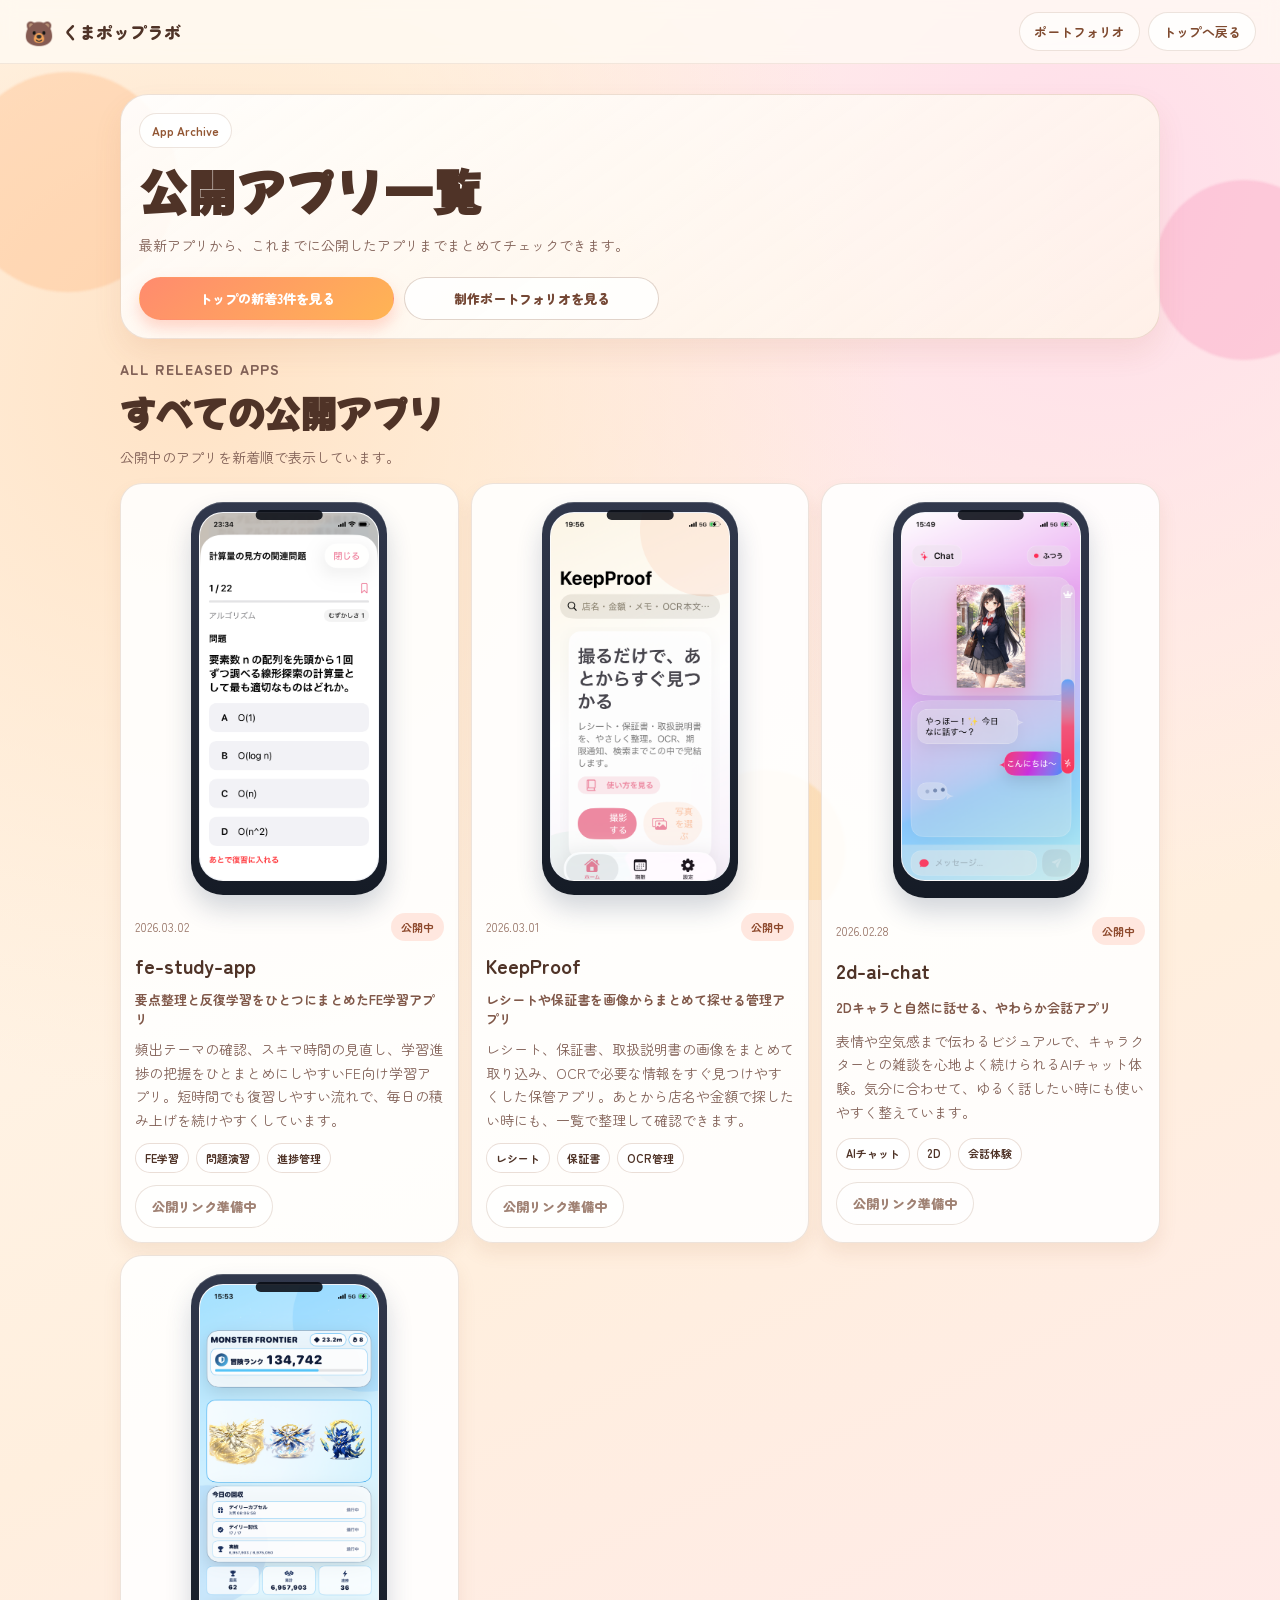
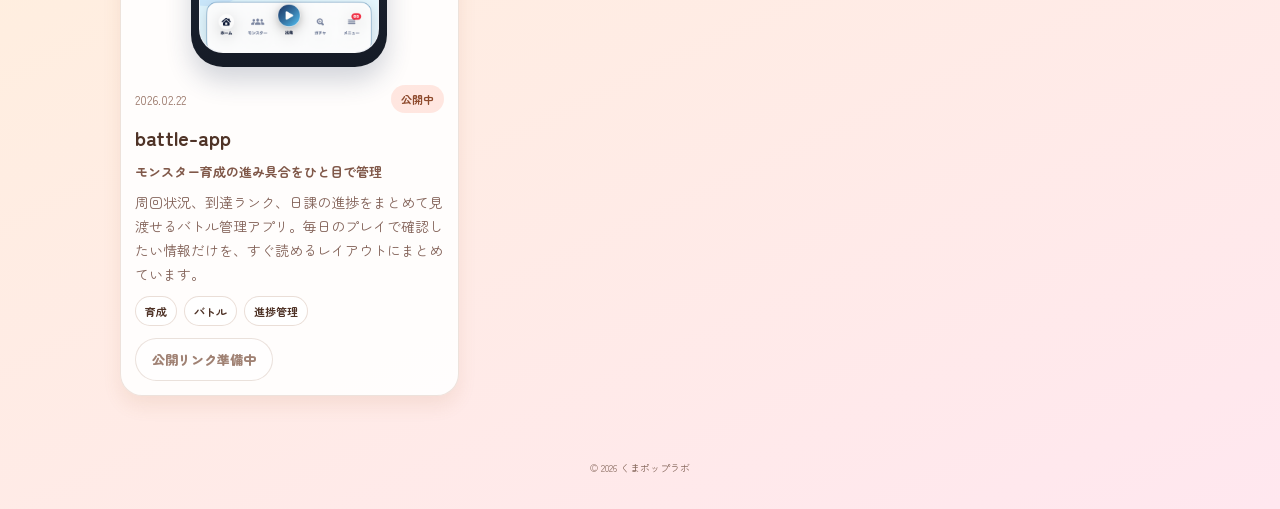
<file: apps.html>
<!doctype html>
<html lang="ja">
<head>
  <meta charset="utf-8" />
  <meta name="viewport" content="width=device-width, initial-scale=1" />
  <title>アプリ一覧 | くまポップラボ</title>
  <meta
    name="description"
    content="くまポップラボの公開中アプリ一覧。新着から過去のアプリまでまとめて確認できます。"
  />
  <meta name="theme-color" content="#ffdcb8" />
  <link rel="preconnect" href="https://fonts.googleapis.com" />
  <link rel="preconnect" href="https://fonts.gstatic.com" crossorigin />
  <link
    href="https://fonts.googleapis.com/css2?family=Mochiy+Pop+One&amp;family=Zen+Maru+Gothic:wght@400;500;700;900&amp;display=swap"
    rel="stylesheet"
  />
  <link rel="stylesheet" href="styles.css" />
</head>
<body>
  <div class="bg" aria-hidden="true">
    <span class="blob blob--a"></span>
    <span class="blob blob--b"></span>
    <span class="blob blob--c"></span>
  </div>

  <header class="site-header">
    <a class="brand" href="index.html" aria-label="くまポップラボのトップへ">
      <span class="brand__icon">🐻</span>
      <span class="brand__name">くまポップラボ</span>
    </a>
    <div class="header-actions">
      <a class="header-cta header-cta--outline" href="portfolio/">ポートフォリオ</a>
      <a class="header-cta" href="index.html#apps">トップへ戻る</a>
    </div>
  </header>

  <main class="page">
    <section class="sub-hero reveal">
      <p class="eyebrow">App Archive</p>
      <h1 class="hero__title">公開アプリ一覧</h1>
      <p class="hero__lead">
        最新アプリから、これまでに公開したアプリまでまとめてチェックできます。
      </p>
      <div class="sub-hero__actions">
        <a class="btn btn--primary" href="index.html#apps">トップの新着3件を見る</a>
        <a class="btn btn--ghost" href="portfolio/">制作ポートフォリオを見る</a>
      </div>
    </section>

    <section class="section reveal">
      <div class="section-heading">
        <p class="section-heading__label">All Released Apps</p>
        <h2>すべての公開アプリ</h2>
        <p>公開中のアプリを新着順で表示しています。</p>
      </div>
      <div id="app-list-all" class="app-grid" aria-live="polite"></div>
    </section>
  </main>

  <footer class="site-footer">
    <small>© <span data-year></span> くまポップラボ</small>
  </footer>

  <script src="main.js"></script>
</body>
</html>
</file>
<file: styles.css>
:root {
  --bg: #fffaf1;
  --bg-2: #ffefde;
  --bg-3: #ffe7ef;
  --card: rgba(255, 255, 255, 0.88);
  --card-strong: #fffdf9;
  --text: #4f3327;
  --muted: #826157;
  --line: rgba(144, 90, 54, 0.16);
  --accent: #ff8b6e;
  --accent-2: #ffb454;
  --accent-3: #f57ba3;
  --radius-xl: 28px;
  --radius-lg: 22px;
  --radius-md: 16px;
  --container: 1040px;
}

* {
  box-sizing: border-box;
}

html {
  scroll-behavior: smooth;
}

body {
  margin: 0;
  min-height: 100vh;
  font-family: "Zen Maru Gothic", "Hiragino Maru Gothic ProN", "Yu Gothic", sans-serif;
  color: var(--text);
  background:
    radial-gradient(circle at 15% 18%, #ffe3c6 0%, transparent 35%),
    radial-gradient(circle at 86% 9%, #ffddea 0%, transparent 32%),
    linear-gradient(155deg, var(--bg) 0%, var(--bg-2) 55%, var(--bg-3) 100%);
  -webkit-text-size-adjust: 100%;
}

img {
  max-width: 100%;
  display: block;
}

a {
  color: inherit;
}

.bg {
  position: fixed;
  inset: 0;
  z-index: -1;
  overflow: hidden;
  pointer-events: none;
}

.blob {
  position: absolute;
  border-radius: 999px;
  filter: blur(1px);
  opacity: 0.8;
  animation: bob 6s ease-in-out infinite;
}

.blob--a {
  width: 220px;
  height: 220px;
  left: -42px;
  top: 72px;
  background: rgba(255, 182, 125, 0.44);
}

.blob--b {
  width: 180px;
  height: 180px;
  right: -54px;
  top: 180px;
  background: rgba(247, 128, 174, 0.34);
  animation-delay: 1.2s;
}

.blob--c {
  width: 160px;
  height: 160px;
  right: 34%;
  bottom: -30px;
  background: rgba(255, 200, 112, 0.36);
  animation-delay: 2s;
}

@keyframes bob {
  0%,
  100% {
    transform: translate3d(0, 0, 0);
  }
  50% {
    transform: translate3d(0, -14px, 0);
  }
}

.site-header {
  position: sticky;
  top: 0;
  z-index: 20;
  backdrop-filter: blur(8px);
  background: rgba(255, 251, 244, 0.74);
  border-bottom: 1px solid rgba(128, 78, 45, 0.1);
  display: flex;
  align-items: center;
  justify-content: space-between;
  padding: 10px 16px;
}

.brand {
  text-decoration: none;
  display: inline-flex;
  align-items: center;
  gap: 8px;
}

.brand__icon {
  font-size: 24px;
}

.brand__name {
  font-weight: 900;
  font-size: 15px;
}

.header-actions {
  display: inline-flex;
  align-items: center;
  gap: 8px;
}

.header-cta {
  text-decoration: none;
  font-size: 12px;
  font-weight: 700;
  color: #7f4a2f;
  border: 1px solid var(--line);
  background: rgba(255, 255, 255, 0.82);
  border-radius: 999px;
  padding: 8px 12px;
}

.header-cta--outline {
  background: rgba(255, 255, 255, 0.62);
}

.page {
  width: min(var(--container), calc(100% - 28px));
  margin: 0 auto;
  padding: 16px 0 40px;
}

.section {
  margin-top: 18px;
}

.sub-hero {
  margin-top: 8px;
  padding: 18px;
  border-radius: var(--radius-xl);
  background: linear-gradient(145deg, rgba(255, 255, 255, 0.9), rgba(255, 245, 232, 0.76));
  border: 1px solid var(--line);
  box-shadow: 0 14px 28px rgba(173, 99, 56, 0.1);
}

.hero {
  display: grid;
  gap: 14px;
}

.eyebrow {
  margin: 0;
  display: inline-block;
  padding: 8px 12px;
  border-radius: 999px;
  background: rgba(255, 255, 255, 0.85);
  border: 1px solid var(--line);
  font-size: 12px;
  font-weight: 700;
  color: #925633;
}

.hero__title {
  margin: 12px 0 0;
  font-family: "Mochiy Pop One", "Zen Maru Gothic", sans-serif;
  font-size: clamp(30px, 8.5vw, 48px);
  line-height: 1.28;
  letter-spacing: 0.02em;
}

.hero__lead {
  margin: 12px 0 0;
  color: var(--muted);
  line-height: 1.8;
  font-size: 14px;
}

.hero__actions {
  display: grid;
  gap: 10px;
  margin-top: 18px;
}

.sub-hero__actions {
  margin-top: 18px;
  display: grid;
  gap: 10px;
  width: min(360px, 100%);
}

.hero__figure {
  margin: 2px 0 0;
  padding: 14px;
  border-radius: var(--radius-xl);
  background: linear-gradient(165deg, rgba(255, 255, 255, 0.9), rgba(255, 251, 245, 0.72));
  border: 1px solid var(--line);
  box-shadow: 0 16px 34px rgba(173, 99, 56, 0.12);
  position: relative;
}

.hero__figure::before,
.hero__figure::after {
  content: "";
  position: absolute;
  width: 14px;
  height: 14px;
  border-radius: 50%;
  background: linear-gradient(160deg, var(--accent-2), #ffdca9);
  opacity: 0.9;
}

.hero__figure::before {
  top: 14px;
  right: 22px;
}

.hero__figure::after {
  bottom: 20px;
  left: 18px;
}

.hero__bear {
  width: min(100%, 440px);
  margin-inline: auto;
  border-radius: 20px;
  background: #fff;
}

.hero__figure figcaption {
  margin-top: 10px;
  font-size: 12px;
  color: #906c5d;
  line-height: 1.6;
}

.section-heading {
  margin-bottom: 12px;
}

.section-heading__label {
  margin: 0;
  font-size: 12px;
  font-weight: 900;
  color: #a65f37;
  letter-spacing: 0.08em;
  text-transform: uppercase;
}

.section-heading h2 {
  margin: 6px 0 0;
  font-family: "Mochiy Pop One", "Zen Maru Gothic", sans-serif;
  font-size: clamp(22px, 7vw, 36px);
  line-height: 1.38;
}

.section-heading p {
  margin: 8px 0 0;
  color: var(--muted);
  line-height: 1.8;
  font-size: 14px;
}

.app-grid {
  display: grid;
  gap: 12px;
}

.app-card {
  background: var(--card);
  border: 1px solid var(--line);
  border-radius: var(--radius-lg);
  padding: 14px;
  box-shadow: 0 10px 18px rgba(176, 106, 68, 0.11);
  display: grid;
  gap: 10px;
}

.app-card__visual {
  display: flex;
  justify-content: center;
  padding: 4px 0 8px;
}

.app-card__phone {
  width: clamp(140px, 34vw, 196px);
  padding: 10px 8px 14px;
  border-radius: 32px;
  background: linear-gradient(180deg, #31384c, #151b26);
  box-shadow:
    inset 0 1px 0 rgba(255, 255, 255, 0.18),
    0 14px 26px rgba(34, 53, 92, 0.2);
  position: relative;
}

.app-card__phone::before {
  content: "";
  position: absolute;
  top: 8px;
  left: 50%;
  width: 34%;
  height: 10px;
  transform: translateX(-50%);
  border-radius: 999px;
  background: rgba(8, 12, 20, 0.88);
}

.app-card__screen {
  overflow: hidden;
  border-radius: 24px;
  border: 1px solid rgba(255, 255, 255, 0.18);
  background: linear-gradient(180deg, rgba(255, 255, 255, 0.98), rgba(244, 248, 255, 0.94));
}

.app-card__image {
  display: block;
  width: 100%;
  aspect-ratio: 16 / 33;
  object-fit: cover;
  object-position: center top;
}

.app-card__meta {
  display: flex;
  justify-content: space-between;
  gap: 12px;
  align-items: center;
}

.app-card__date {
  font-size: 12px;
  color: #946f61;
}

.app-card__status {
  font-size: 11px;
  background: rgba(255, 139, 110, 0.2);
  color: #8e4a2d;
  border-radius: 999px;
  padding: 6px 10px;
  font-weight: 700;
}

.app-card__title {
  margin: 0;
  font-size: 20px;
  line-height: 1.45;
}

.app-card__catch {
  margin: 0;
  color: #805849;
  font-size: 13px;
  font-weight: 700;
}

.app-card__desc {
  margin: 0;
  color: var(--muted);
  font-size: 14px;
  line-height: 1.7;
}

.app-card__tags {
  margin: 0;
  padding: 0;
  list-style: none;
  display: flex;
  flex-wrap: wrap;
  gap: 7px;
}

.app-card__tags li {
  padding: 6px 9px;
  border-radius: 999px;
  background: rgba(255, 255, 255, 0.9);
  border: 1px solid rgba(150, 92, 58, 0.2);
  font-size: 11px;
  font-weight: 700;
}

.app-card__cta {
  margin-top: 2px;
}

.promo-card {
  background: var(--card-strong);
  border: 1px solid var(--line);
  border-radius: var(--radius-lg);
  box-shadow: 0 12px 24px rgba(183, 102, 69, 0.11);
  padding: 16px;
  display: grid;
  gap: 14px;
}

.promo-card--soft {
  background: linear-gradient(140deg, #fffaf1, #fff4e4 58%, #ffeef5 100%);
}

.promo-card--portfolio {
  background: linear-gradient(138deg, #fff6eb, #fff1e0 52%, #ffe9f3 100%);
}

.promo-card h3 {
  margin: 0;
  font-size: 21px;
  line-height: 1.5;
}

.promo-card p {
  margin: 10px 0 0;
  color: var(--muted);
  font-size: 14px;
  line-height: 1.8;
}

.promo-card__actions {
  display: grid;
  gap: 8px;
}

.promo-card__media {
  margin: 0;
  border-radius: 18px;
  overflow: hidden;
  border: 1px solid rgba(148, 86, 50, 0.2);
  background: #fff;
}

.promo-card__media img {
  width: 100%;
  aspect-ratio: 16 / 10;
  object-fit: cover;
}

.promo-card__media figcaption {
  font-size: 11px;
  line-height: 1.6;
  color: #8c6757;
  padding: 8px 10px;
  border-top: 1px solid rgba(148, 86, 50, 0.14);
}

.promo-card__media a {
  color: #7c4630;
}

.service-grid {
  display: grid;
  gap: 12px;
}

.service-card {
  border-radius: var(--radius-lg);
  background: rgba(255, 255, 255, 0.88);
  border: 1px solid var(--line);
  padding: 16px;
  box-shadow: 0 10px 20px rgba(175, 100, 68, 0.11);
}

.service-card h3 {
  margin: 0;
  font-size: 20px;
}

.service-card p {
  margin: 8px 0 0;
  font-size: 14px;
  color: var(--muted);
  line-height: 1.7;
}

.service-card ul {
  margin: 12px 0 0;
  padding-left: 18px;
  color: #7e5b4b;
  font-size: 13px;
  line-height: 1.7;
}

.btn {
  display: inline-flex;
  align-items: center;
  justify-content: center;
  text-decoration: none;
  border-radius: 999px;
  padding: 11px 16px;
  font-size: 13px;
  font-weight: 800;
  border: 1px solid transparent;
  transition: transform 0.22s ease, box-shadow 0.22s ease, background-color 0.22s ease;
}

.btn:hover {
  transform: translateY(-2px);
}

.btn--primary {
  background: linear-gradient(140deg, var(--accent), var(--accent-2));
  color: #fff;
  box-shadow: 0 8px 16px rgba(255, 139, 110, 0.34);
}

.btn--primary:hover {
  box-shadow: 0 10px 20px rgba(255, 139, 110, 0.42);
}

.btn--ghost {
  border-color: rgba(132, 76, 45, 0.24);
  background: rgba(255, 255, 255, 0.82);
  color: #744734;
}

.btn[aria-disabled="true"] {
  opacity: 0.68;
  pointer-events: none;
}

.app-empty {
  margin: 0;
  padding: 14px;
  border-radius: var(--radius-lg);
  background: rgba(255, 255, 255, 0.86);
  border: 1px solid var(--line);
  color: var(--muted);
  font-size: 14px;
}

.section-actions {
  margin-top: 14px;
}

.site-footer {
  padding: 22px 14px 34px;
  text-align: center;
  color: #87695d;
  font-size: 12px;
}

.reveal {
  opacity: 1;
  transform: none;
}

.js-enabled .reveal {
  opacity: 0;
  transform: translateY(18px) scale(0.98);
  transition: opacity 0.6s ease, transform 0.6s ease;
}

.js-enabled .reveal.is-visible {
  opacity: 1;
  transform: translateY(0) scale(1);
}

@media (min-width: 760px) {
  .site-header {
    padding: 12px 24px;
  }

  .brand__name {
    font-size: 17px;
  }

  .header-cta {
    font-size: 13px;
    padding: 9px 14px;
  }

  .page {
    width: min(var(--container), calc(100% - 52px));
    padding-top: 22px;
  }

  .hero {
    grid-template-columns: 1.05fr 0.95fr;
    align-items: center;
    gap: 20px;
  }

  .hero__actions {
    grid-template-columns: repeat(3, minmax(0, 1fr));
    max-width: 620px;
  }

  .sub-hero__actions {
    grid-template-columns: repeat(2, minmax(0, 1fr));
    width: min(520px, 100%);
  }

  .app-grid {
    grid-template-columns: repeat(2, minmax(0, 1fr));
  }

  .service-grid,
  .promo-card {
    grid-template-columns: repeat(2, minmax(0, 1fr));
    align-items: center;
  }

  .promo-card__actions {
    justify-self: end;
    width: min(260px, 100%);
  }

  .promo-card--portfolio {
    grid-template-columns: 1.05fr 1fr auto;
    align-items: center;
  }

  .promo-card--portfolio .promo-card__actions {
    width: min(220px, 100%);
  }
}

@media (min-width: 1140px) {
  .app-grid {
    grid-template-columns: repeat(3, minmax(0, 1fr));
  }
}

@media (prefers-reduced-motion: reduce) {
  .blob,
  .btn,
  .reveal {
    animation: none;
    transition: none;
  }
}
</file>
